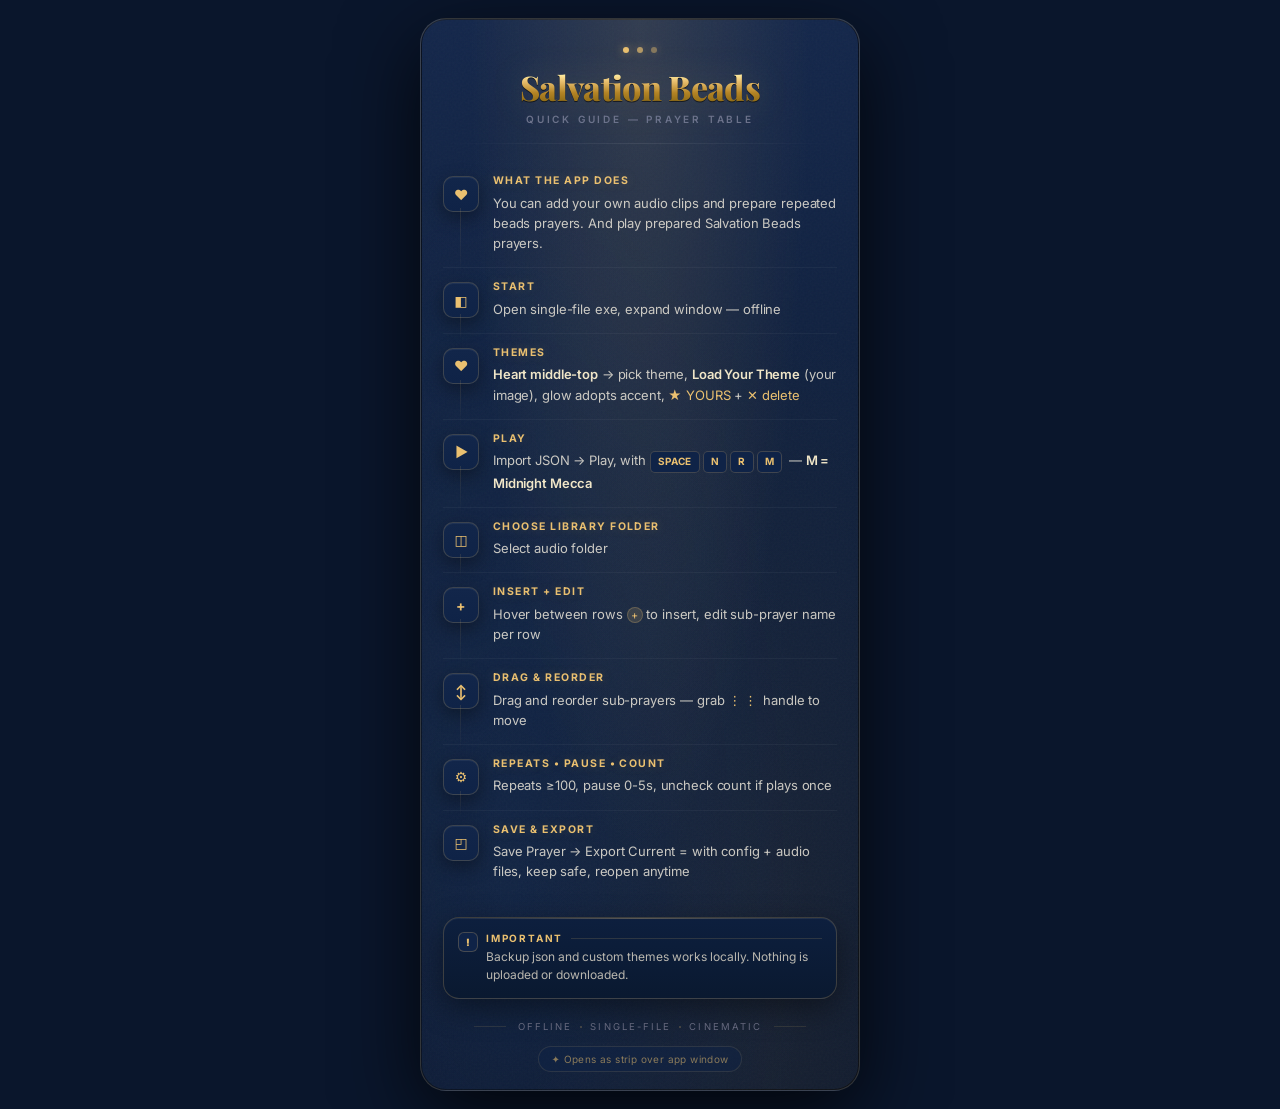
<file: Help.html>
<!DOCTYPE html>
<html lang="en">
<head>
<meta charset="UTF-8">
<meta name="viewport" content="width=device-width, initial-scale=1">
<title>Salvation Beads - Help</title>
<style>
  @import url('https://fonts.googleapis.com/css2?family=Playfair+Display:wght@700;800&family=Inter:wght@400;500;600;700&display=swap');
  /* Fallback if offline - system fonts */
  *{box-sizing:border-box}
  html,body{margin:0;padding:0;min-height:100%}
  body{
    background:#0A162C;
    font-family:'Inter', system-ui, -apple-system, Segoe UI, sans-serif;
    display:flex;justify-content:center;padding:18px;
    -webkit-font-smoothing:antialiased;
  }
  .wrap{
    width:100%;max-width:440px;
    border-radius:26px;
    overflow:hidden;
    position:relative;
    background: linear-gradient(180deg, #13264A 0%, #0E1E3A 45%, #0A162C 100%);
    border:1px solid rgba(234,192,112,0.18);
    box-shadow: 0 24px 80px rgba(0,0,0,0.75), inset 0 1px 0 rgba(255,255,255,0.07), inset 0 0 0 1px rgba(0,0,0,0.6);
  }
  .wrap::before{
    content:"";
    position:absolute;inset:0;
    background: radial-gradient(ellipse at top center, rgba(234,192,112,0.14) 0%, transparent 55%),
                radial-gradient(ellipse at 20% 80%, rgba(45,85,150,0.18) 0%, transparent 60%),
                radial-gradient(ellipse at 80% 90%, rgba(234,192,112,0.06) 0%, transparent 50%);
    pointer-events:none;
  }
  .noise{
    position:absolute;inset:0;opacity:0.04;pointer-events:none;
    background-image:url("data:image/svg+xml,%3Csvg viewBox='0 0 256 256' xmlns='http://www.w3.org/2000/svg'%3E%3Cfilter id='n'%3E%3CfeTurbulence type='fractalNoise' baseFrequency='0.9'/%3E%3C/filter%3E%3Crect width='100%25' height='100%25' filter='url(%23n)'/%3E%3C/svg%3E");
  }
  .inner{position:relative;padding:28px 22px 18px 22px}
  .top-dots{display:flex;justify-content:center;gap:8px;margin-bottom:18px}
  .top-dots span{width:6px;height:6px;border-radius:50%;background:#EAC070;box-shadow:0 0 8px rgba(234,192,112,0.6)}
  .top-dots span:nth-child(2){opacity:0.7}
  .top-dots span:nth-child(3){opacity:0.45}
  h1{
    font-family:'Playfair Display', Georgia, serif;
    font-size:34px;line-height:0.95;letter-spacing:-0.02em;
    text-align:center;margin:0;
    background: linear-gradient(180deg, #FFF8DC 0%, #FFEB9E 12%, #EAC070 32%, #B48425 68%, #8B6914 100%);
    -webkit-background-clip:text;background-clip:text;-webkit-text-fill-color:transparent;
    filter: drop-shadow(0 1px 0 rgba(0,0,0,0.6)) drop-shadow(0 0 18px rgba(234,192,112,0.15));
    font-weight:800;
  }
  .subtitle{
    text-align:center;margin-top:10px;
    font-size:10px;font-weight:600;letter-spacing:0.28em;color:#6B728C;
  }
  .divider{margin:18px auto 0 auto;width:100%;height:1px;background:linear-gradient(90deg, transparent, rgba(255,255,255,0.08), transparent)}
  .sections{margin-top:18px;display:flex;flex-direction:column}
  .sec{
    position:relative;display:flex;gap:14px;padding:14px 0;
    border-bottom:1px solid rgba(255,255,255,0.04);
  }
  .sec:last-child{border-bottom:none}
  .sec::before{
    content:"";position:absolute;left:17px;top:46px;bottom:-6px;width:1px;
    background:linear-gradient(180deg, rgba(234,192,112,0.12), transparent);
  }
  .sec:last-child::before{display:none}
  .icon{
    width:36px;height:36px;border-radius:10px;flex-shrink:0;
    display:grid;place-items:center;
    background: linear-gradient(180deg, #12264A 0%, #0F2347 100%);
    border:1px solid rgba(234,192,112,0.20);
    box-shadow: inset 0 1px 0 rgba(255,255,255,0.06), 0 6px 18px rgba(0,0,0,0.35);
    color:#EAC070;font-size:14px;font-weight:700;
  }
  .sec-title{
    font-size:10.5px;font-weight:700;letter-spacing:0.14em;color:#EAC070;
    text-shadow:0 0 12px rgba(234,192,112,0.22);
    line-height:1;
    margin-bottom:6px;
  }
  .sec-text{
    font-size:13px;line-height:1.55;color:rgba(232,227,215,0.86);letter-spacing:-0.01em;
  }
  .sec-text b{color:#F0E6C8;font-weight:600}
  .tag{
    display:inline-flex;align-items:center;
    padding:2px 7px;border-radius:5px;
    font-size:10px;font-weight:700;letter-spacing:0.04em;
    border:1px solid rgba(234,192,112,0.22);
    background:#0F2347;color:#EAC070;
    margin-right:3px;
  }
  .plus{
    display:inline-grid;place-items:center;
    width:16px;height:16px;border-radius:50%;
    background:rgba(234,192,112,0.15);border:1px solid rgba(234,192,112,0.25);
    color:#EAC070;font-size:11px;line-height:1;
    vertical-align:middle;
  }
  .drag{color:#EAC070;letter-spacing:0.2em}
  .important{
    margin-top:22px;
    border-radius:16px;
    position:relative;overflow:hidden;
    background: linear-gradient(180deg, #0D1F3E 0%, #0A1930 100%);
    border:1px solid rgba(234,192,112,0.22);
    box-shadow: inset 0 1px 0 rgba(255,255,255,0.05), 0 10px 30px rgba(0,0,0,0.4);
    padding:14px 14px 14px 42px;
  }
  .important::before{
    content:"";position:absolute;top:0;left:0;right:0;height:1px;
    background:linear-gradient(90deg, transparent, rgba(234,192,112,0.3), transparent);
  }
  .imp-icon{
    position:absolute;left:14px;top:14px;width:20px;height:20px;border-radius:6px;
    display:grid;place-items:center;background:#0F2347;border:1px solid rgba(234,192,112,0.25);
    color:#EAC070;font-size:10px;font-weight:900;
  }
  .imp-title{font-size:10px;font-weight:700;letter-spacing:0.18em;color:#EAC070;margin-bottom:4px;display:flex;align-items:center;gap:8px}
  .imp-title::after{content:"";flex:1;height:1px;background:rgba(234,192,112,0.15)}
  .imp-text{font-size:12px;line-height:1.5;color:rgba(216,210,196,0.85)}
  .footer{
    margin-top:22px;display:flex;align-items:center;justify-content:center;gap:12px;
  }
  .footer .line{height:1px;width:32px;background:rgba(234,192,112,0.12)}
  .footer .txt{font-size:9.5px;letter-spacing:0.22em;color:#6B6E84;display:flex;gap:8px;align-items:center}
  .footer .dot{width:2px;height:2px;border-radius:50%;background:rgba(234,192,112,0.3)}
  .badge{
    margin-top:14px;display:flex;justify-content:center;
  }
  .badge span{
    display:inline-flex;align-items:center;gap:6px;
    padding:6px 12px;border-radius:999px;
    font-size:10px;letter-spacing:0.04em;color:#8A7A5A;
    border:1px solid rgba(234,192,112,0.12);background:rgba(15,35,71,0.5);
  }
</style>
</head>
<body>
<div class="wrap">
  <div class="noise"></div>
  <div class="inner">
    <div class="top-dots"><span></span><span></span><span></span></div>
    <h1>Salvation Beads</h1>
    <div class="subtitle">QUICK GUIDE — PRAYER TABLE</div>
    <div class="divider"></div>

    <div class="sections">
      <div class="sec">
        <div class="icon">♥</div>
        <div style="flex:1;min-width:0">
          <div class="sec-title">WHAT THE APP DOES</div>
          <div class="sec-text">You can add your own audio clips and prepare repeated beads prayers. And play prepared Salvation Beads prayers.</div>
        </div>
      </div>

      <div class="sec">
        <div class="icon">◧</div>
        <div style="flex:1;min-width:0">
          <div class="sec-title">START</div>
          <div class="sec-text">Open single-file exe, expand window — offline</div>
        </div>
      </div>

      <div class="sec">
        <div class="icon">♥</div>
        <div style="flex:1;min-width:0">
          <div class="sec-title">THEMES</div>
          <div class="sec-text"><b>Heart middle-top</b> → pick theme, <b>Load Your Theme</b> (your image), glow adopts accent, <span style="color:#EAC070">★ YOURS</span> + <span style="color:#EAC070">✕ delete</span></div>
        </div>
      </div>

      <div class="sec">
        <div class="icon">▶</div>
        <div style="flex:1;min-width:0">
          <div class="sec-title">PLAY</div>
          <div class="sec-text">Import JSON → Play, with <span class="tag">SPACE</span><span class="tag">N</span><span class="tag">R</span><span class="tag">M</span> — <b>M = Midnight Mecca</b></div>
        </div>
      </div>

      <div class="sec">
        <div class="icon">◫</div>
        <div style="flex:1;min-width:0">
          <div class="sec-title">CHOOSE LIBRARY FOLDER</div>
          <div class="sec-text">Select audio folder</div>
        </div>
      </div>

      <div class="sec">
        <div class="icon">+</div>
        <div style="flex:1;min-width:0">
          <div class="sec-title">INSERT + EDIT</div>
          <div class="sec-text">Hover between rows <span class="plus">+</span> to insert, edit sub-prayer name per row</div>
        </div>
      </div>

      <div class="sec">
        <div class="icon">↕</div>
        <div style="flex:1;min-width:0">
          <div class="sec-title">DRAG & REORDER</div>
          <div class="sec-text">Drag and reorder sub-prayers — grab <span class="drag">⋮⋮</span> handle to move</div>
        </div>
      </div>

      <div class="sec">
        <div class="icon">⚙</div>
        <div style="flex:1;min-width:0">
          <div class="sec-title">REPEATS • PAUSE • COUNT</div>
          <div class="sec-text">Repeats ≥100, pause 0-5s, uncheck count if plays once</div>
        </div>
      </div>

      <div class="sec">
        <div class="icon">◰</div>
        <div style="flex:1;min-width:0">
          <div class="sec-title">SAVE & EXPORT</div>
          <div class="sec-text">Save Prayer → Export Current = with config + audio files, keep safe, reopen anytime</div>
        </div>
      </div>
    </div>

    <div class="important">
      <div class="imp-icon">!</div>
      <div class="imp-title">IMPORTANT</div>
      <div class="imp-text">Backup json and custom themes works locally. Nothing is uploaded or downloaded.</div>
    </div>

    <div class="footer">
      <div class="line"></div>
      <div class="txt"><span>OFFLINE</span><span class="dot"></span><span>SINGLE-FILE</span><span class="dot"></span><span>CINEMATIC</span></div>
      <div class="line"></div>
    </div>

    <div class="badge"><span>✦ Opens as strip over app window</span></div>
  </div>
</div>

<script>
// Force strip window size - Chrome app mode ignores window.open width
(function(){
  function makeStrip(){
    try{
      const targetW=400, targetH=900;
      if(window.outerWidth !== targetW || window.outerHeight !== targetH){
        window.resizeTo(targetW, targetH);
      }
      // Center
      try{
        const left = Math.round((screen.width - targetW)/2);
        const top = Math.round((screen.height - targetH)/2);
        window.moveTo(left, top);
      }catch(e){}
    }catch(e){}
  }
  window.addEventListener('load', ()=>{ setTimeout(makeStrip, 80); setTimeout(makeStrip, 400); });
  // Also try immediately
  makeStrip();
})();
</script>

</body>
</html>
</file>
